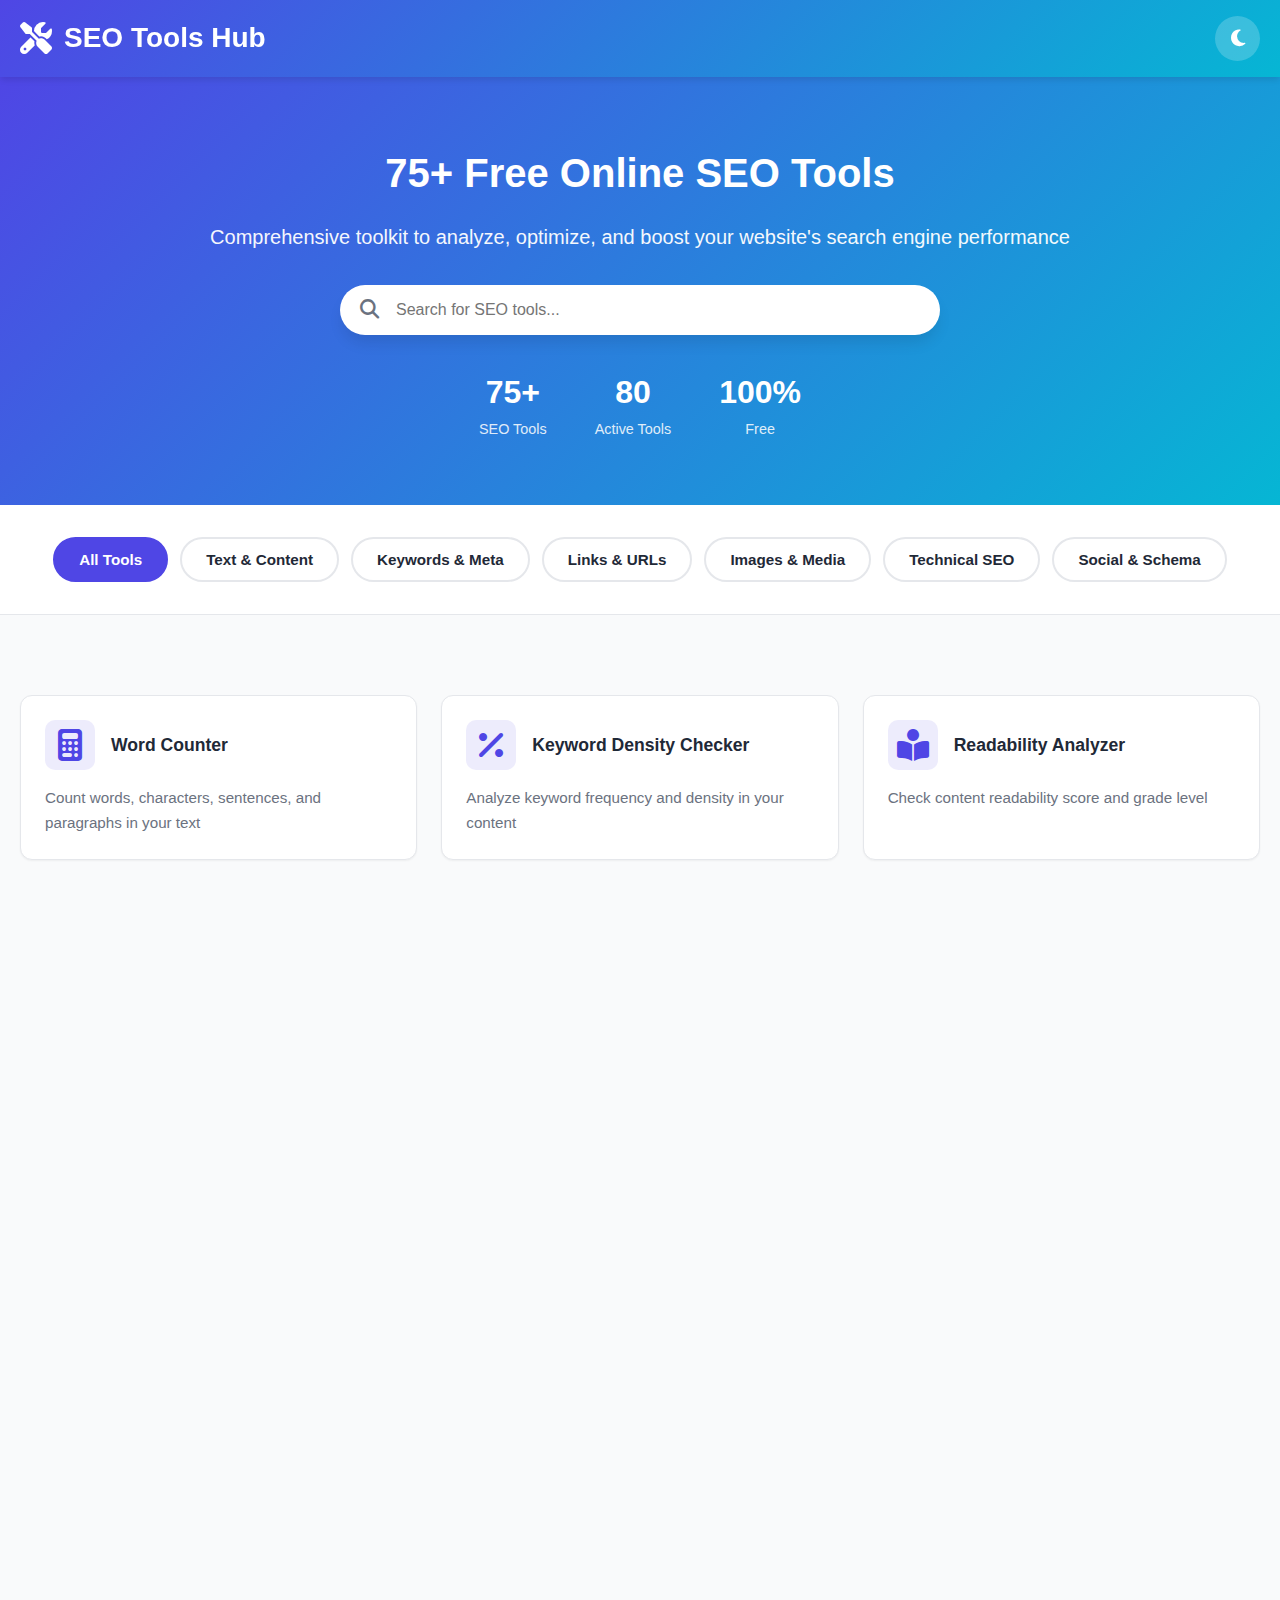
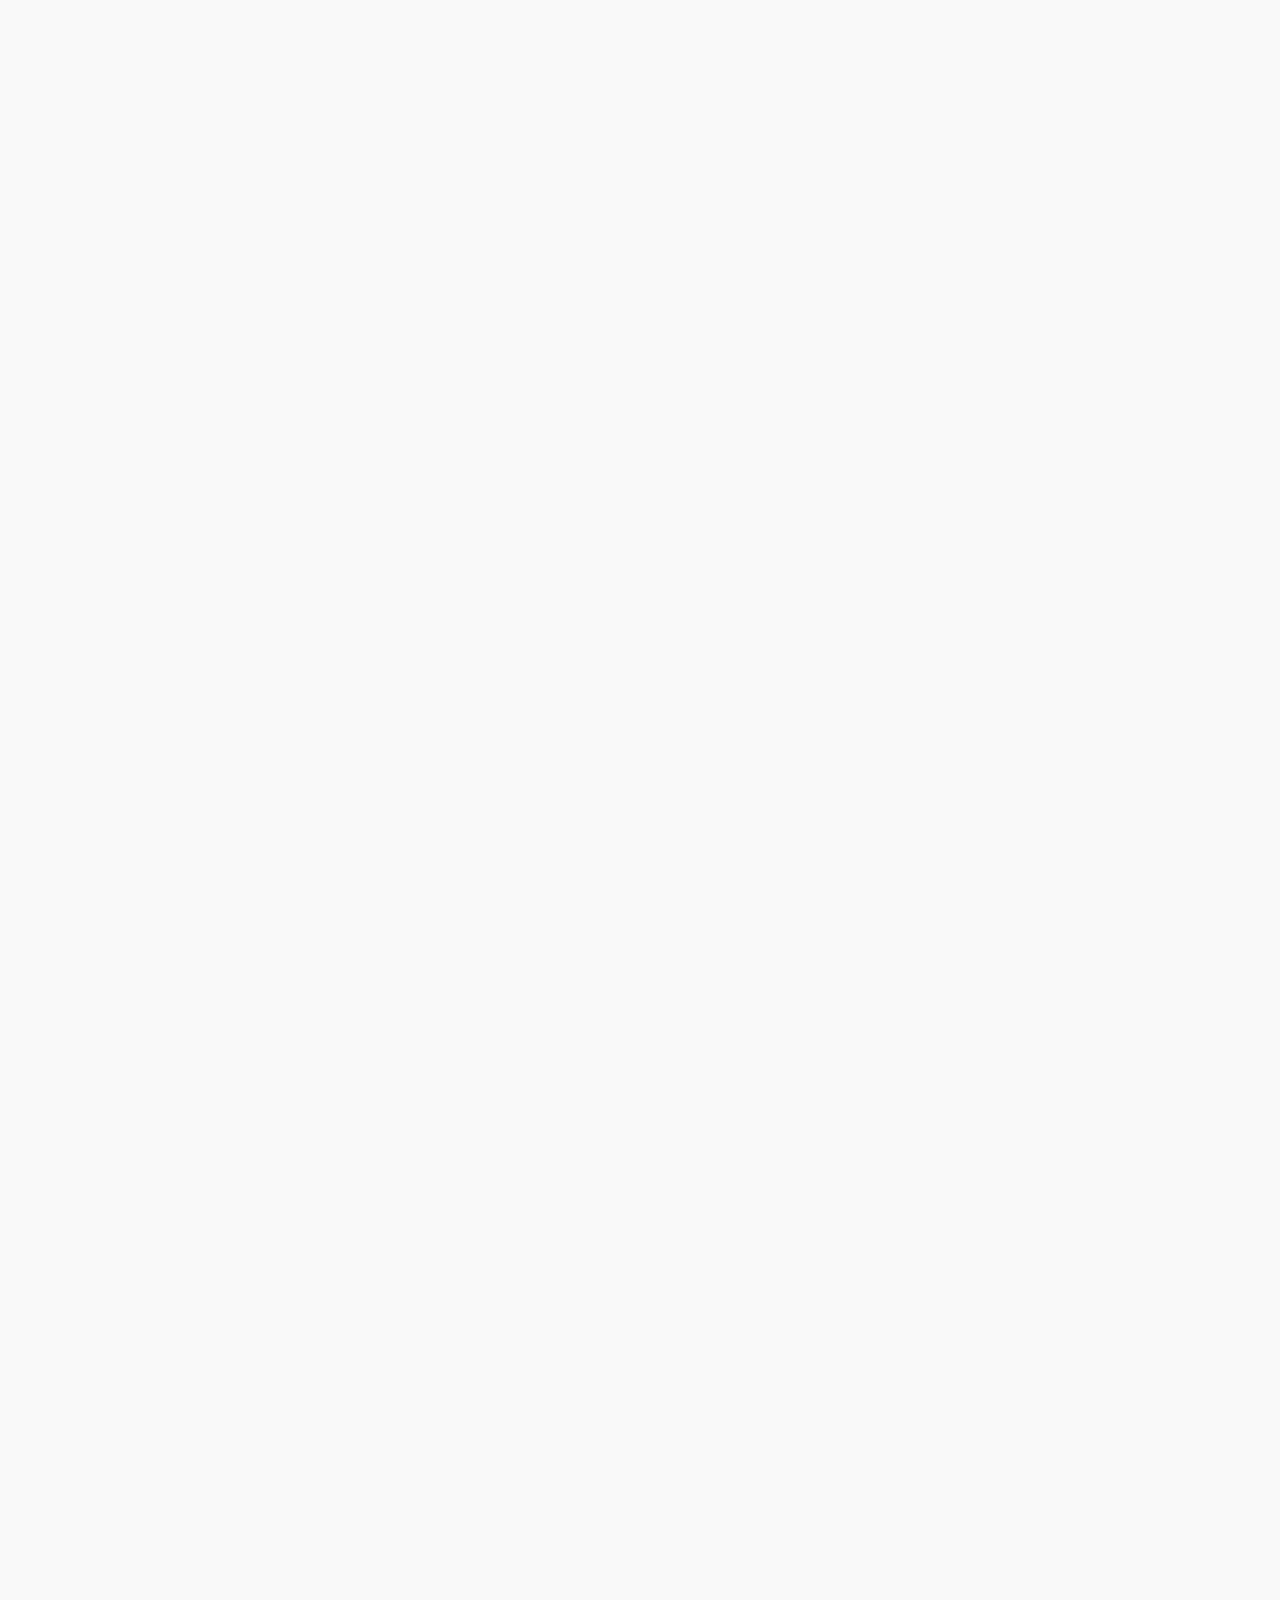
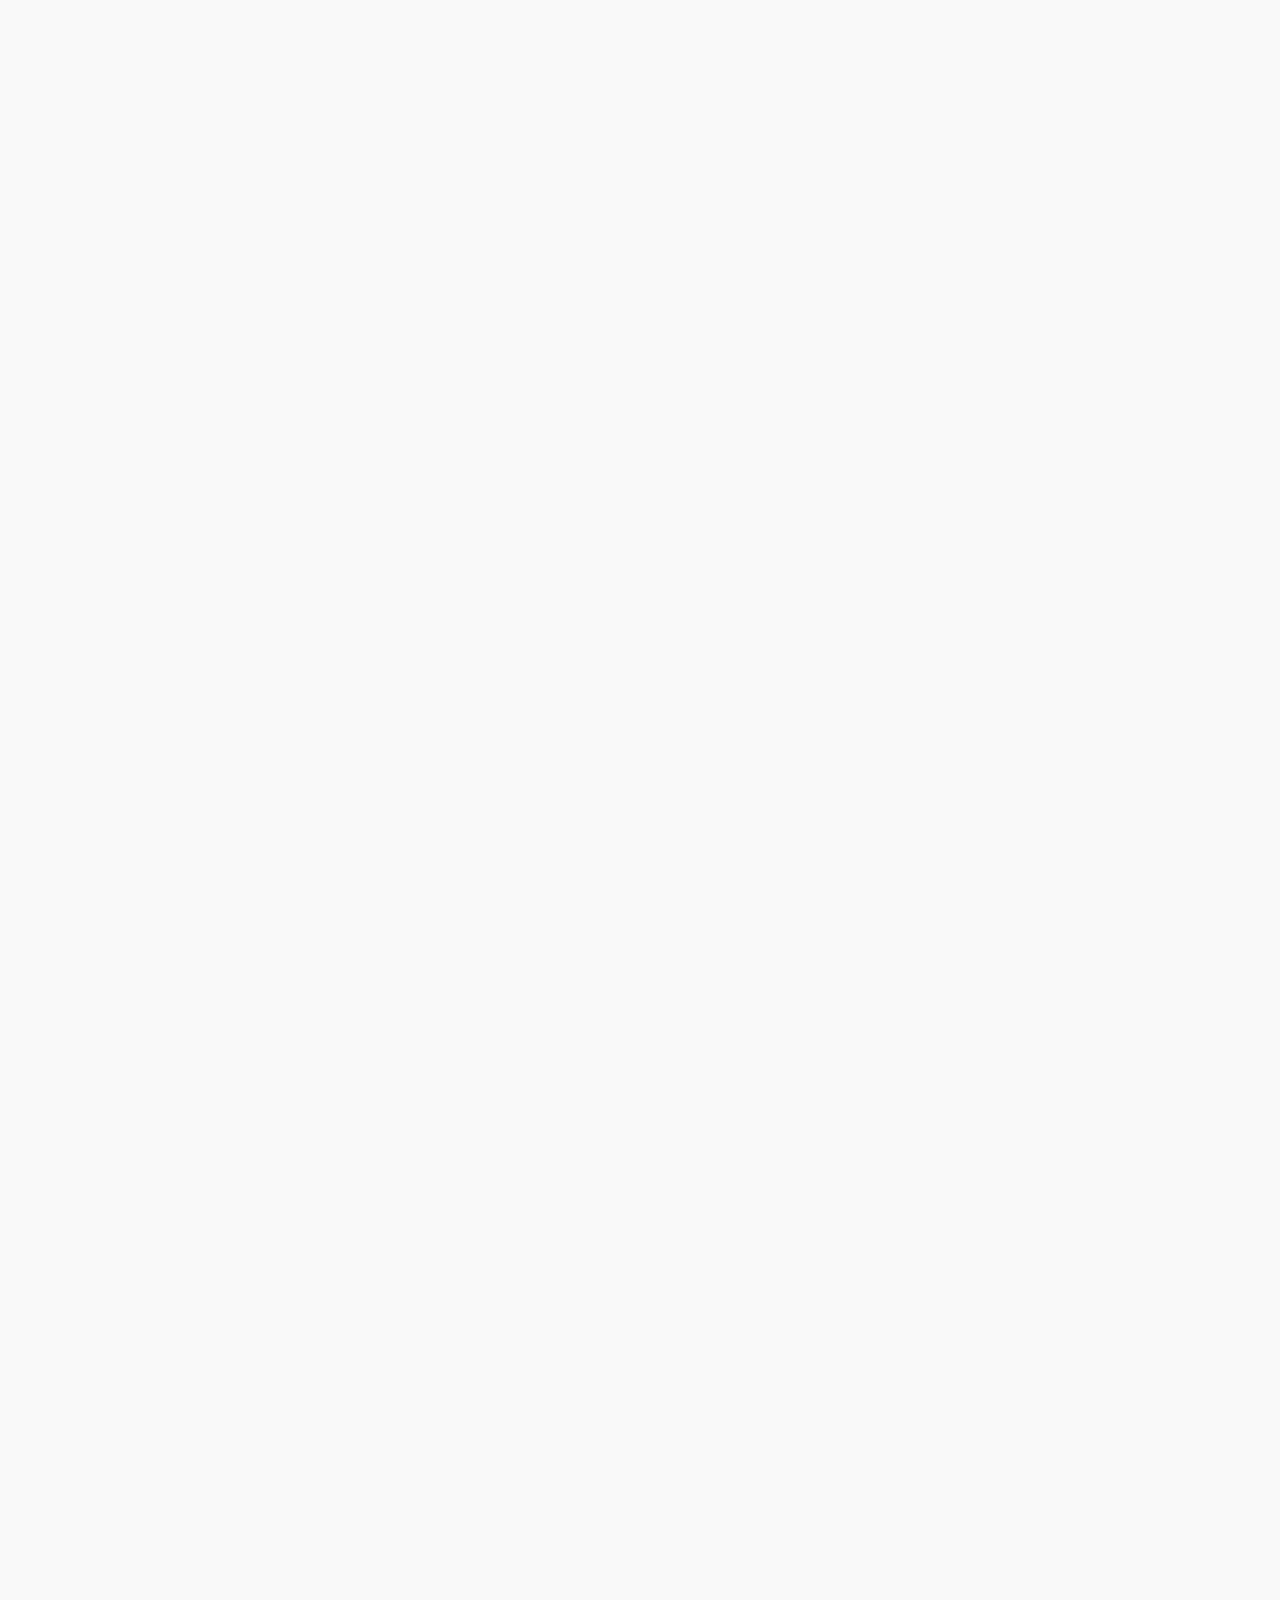
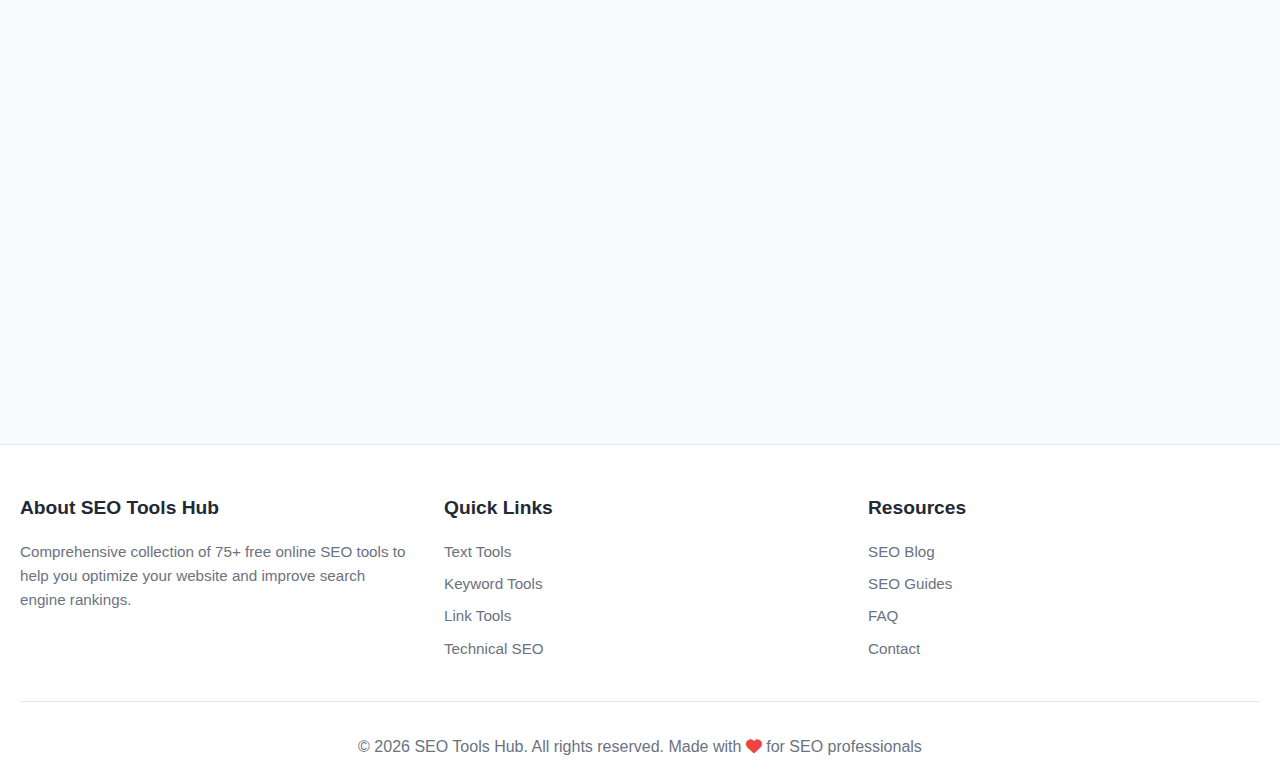
<file: index.html>
<!DOCTYPE html>
<html lang="en">
<head>
    <meta charset="UTF-8">
    <meta name="viewport" content="width=device-width, initial-scale=1.0">
    <meta name="description" content="75+ free online SEO tools for content optimization, keyword research, link analysis, schema markup generation, technical SEO audits, and more. Boost your website's search engine rankings with our comprehensive toolkit.">
    <meta name="keywords" content="SEO tools, free SEO tools, keyword research tool, meta tag generator, backlink checker, SEO analyzer, schema markup generator, XML sitemap generator, robots.txt generator, keyword density checker, readability analyzer, page speed analyzer, SSL checker, DNS lookup, UTM builder, FAQ schema generator">
    <meta name="author" content="SEO Tools Hub">
    <meta name="robots" content="index, follow">
    <link rel="canonical" href="https://seotools-hub.com/">
    <meta property="og:title" content="75+ Free Online SEO Tools - Complete SEO Toolkit | SEO Tools Hub">
    <meta property="og:description" content="Comprehensive collection of 75+ free SEO tools to optimize your website, improve search rankings, and boost organic traffic. No signup required.">
    <meta property="og:type" content="website">
    <meta property="og:url" content="https://seotools-hub.com/">
    <meta property="og:site_name" content="SEO Tools Hub">
    <meta name="twitter:card" content="summary_large_image">
    <meta name="twitter:title" content="75+ Free Online SEO Tools - Complete SEO Toolkit">
    <meta name="twitter:description" content="Free SEO tools for content optimization, keyword research, link analysis, and technical SEO. No signup required.">
    <meta name="theme-color" content="#4f46e5">
    <title>75+ Free Online SEO Tools - Complete SEO Toolkit | SEO Tools Hub</title>
    <script type="application/ld+json">
    {
        "@context": "https://schema.org",
        "@type": "WebApplication",
        "name": "SEO Tools Hub",
        "description": "Comprehensive collection of 75+ free online SEO tools for content optimization, keyword research, link analysis, schema markup, and technical SEO.",
        "url": "https://seotools-hub.com/",
        "applicationCategory": "SEO Tool",
        "operatingSystem": "All",
        "offers": {
            "@type": "Offer",
            "price": "0",
            "priceCurrency": "USD"
        },
        "featureList": "Word Counter, Keyword Density Checker, Meta Tags Generator, Schema Markup Generator, XML Sitemap Generator, Robots.txt Generator, SEO Audit Checklist, UTM Builder, FAQ Schema Generator"
    }
    </script>
    <link rel="stylesheet" href="styles.css">
    <link rel="stylesheet" href="https://cdnjs.cloudflare.com/ajax/libs/font-awesome/6.4.0/css/all.min.css">
</head>
<body>
    <!-- Header -->
    <header class="header">
        <nav class="navbar">
            <div class="container">
                <div class="nav-brand">
                    <i class="fas fa-tools"></i>
                    <h1>SEO Tools Hub</h1>
                </div>
                <div class="nav-controls">
                    <button id="darkModeToggle" class="theme-toggle" aria-label="Toggle dark mode">
                        <i class="fas fa-moon"></i>
                    </button>
                </div>
            </div>
        </nav>
    </header>

    <!-- Hero Section -->
    <section class="hero">
        <div class="container">
            <h2>75+ Free Online SEO Tools</h2>
            <p>Comprehensive toolkit to analyze, optimize, and boost your website's search engine performance</p>
            <div class="search-box">
                <i class="fas fa-search"></i>
                <input type="text" id="toolSearch" placeholder="Search for SEO tools..." aria-label="Search tools">
            </div>
            <div class="hero-stats">
                <div class="hero-stat">
                    <span class="hero-stat-value">75+</span>
                    <span class="hero-stat-label">SEO Tools</span>
                </div>
                <div class="hero-stat">
                    <span class="hero-stat-value" id="activeToolCount">27</span>
                    <span class="hero-stat-label">Active Tools</span>
                </div>
                <div class="hero-stat">
                    <span class="hero-stat-value">100%</span>
                    <span class="hero-stat-label">Free</span>
                </div>
            </div>
        </div>
    </section>

    <!-- Tools Filter -->
    <section class="filter-section">
        <div class="container">
            <div class="filter-buttons">
                <button class="filter-btn active" data-category="all">All Tools</button>
                <button class="filter-btn" data-category="text">Text & Content</button>
                <button class="filter-btn" data-category="keyword">Keywords & Meta</button>
                <button class="filter-btn" data-category="link">Links & URLs</button>
                <button class="filter-btn" data-category="image">Images & Media</button>
                <button class="filter-btn" data-category="technical">Technical SEO</button>
                <button class="filter-btn" data-category="social">Social & Schema</button>
            </div>
        </div>
    </section>

    <!-- Tools Grid -->
    <main class="tools-section">
        <div class="container">
            <div class="tools-grid" id="toolsGrid">
                <!-- Text & Content Analysis Tools (10 tools) -->
                <div class="tool-card" data-category="text" data-tool="word-counter">
                    <div class="tool-header">
                        <i class="fas fa-calculator"></i>
                        <h3>Word Counter</h3>
                    </div>
                    <p>Count words, characters, sentences, and paragraphs in your text</p>
                </div>

                <div class="tool-card" data-category="text" data-tool="keyword-density">
                    <div class="tool-header">
                        <i class="fas fa-percent"></i>
                        <h3>Keyword Density Checker</h3>
                    </div>
                    <p>Analyze keyword frequency and density in your content</p>
                </div>

                <div class="tool-card" data-category="text" data-tool="readability">
                    <div class="tool-header">
                        <i class="fas fa-book-reader"></i>
                        <h3>Readability Analyzer</h3>
                    </div>
                    <p>Check content readability score and grade level</p>
                </div>

                <div class="tool-card" data-category="text" data-tool="plagiarism">
                    <div class="tool-header">
                        <i class="fas fa-copy"></i>
                        <h3>Plagiarism Checker</h3>
                    </div>
                    <p>Detect duplicate content and ensure originality</p>
                </div>

                <div class="tool-card" data-category="text" data-tool="grammar">
                    <div class="tool-header">
                        <i class="fas fa-spell-check"></i>
                        <h3>Grammar Checker</h3>
                    </div>
                    <p>Check for grammar and spelling errors</p>
                </div>

                <div class="tool-card" data-category="text" data-tool="article-rewriter">
                    <div class="tool-header">
                        <i class="fas fa-sync-alt"></i>
                        <h3>Article Rewriter</h3>
                    </div>
                    <p>Rewrite content while maintaining meaning</p>
                </div>

                <div class="tool-card" data-category="text" data-tool="title-generator">
                    <div class="tool-header">
                        <i class="fas fa-heading"></i>
                        <h3>SEO Title Generator</h3>
                    </div>
                    <p>Generate optimized titles for your content</p>
                </div>

                <div class="tool-card" data-category="text" data-tool="meta-description">
                    <div class="tool-header">
                        <i class="fas fa-align-left"></i>
                        <h3>Meta Description Generator</h3>
                    </div>
                    <p>Create compelling meta descriptions for pages</p>
                </div>

                <div class="tool-card" data-category="text" data-tool="text-case">
                    <div class="tool-header">
                        <i class="fas fa-text-height"></i>
                        <h3>Text Case Converter</h3>
                    </div>
                    <p>Convert text between different case formats</p>
                </div>

                <div class="tool-card" data-category="text" data-tool="lorem-ipsum">
                    <div class="tool-header">
                        <i class="fas fa-paragraph"></i>
                        <h3>Lorem Ipsum Generator</h3>
                    </div>
                    <p>Generate placeholder text for your designs</p>
                </div>

                <!-- Keywords & Meta Tools (10 tools) -->
                <div class="tool-card" data-category="keyword" data-tool="keyword-research">
                    <div class="tool-header">
                        <i class="fas fa-search"></i>
                        <h3>Keyword Research Tool</h3>
                    </div>
                    <p>Find relevant keywords for your niche</p>
                </div>

                <div class="tool-card" data-category="keyword" data-tool="keyword-position">
                    <div class="tool-header">
                        <i class="fas fa-chart-line"></i>
                        <h3>Keyword Position Checker</h3>
                    </div>
                    <p>Track your keyword rankings in search results</p>
                </div>

                <div class="tool-card" data-category="keyword" data-tool="keyword-difficulty">
                    <div class="tool-header">
                        <i class="fas fa-chart-bar"></i>
                        <h3>Keyword Difficulty Checker</h3>
                    </div>
                    <p>Analyze keyword competition level</p>
                </div>

                <div class="tool-card" data-category="keyword" data-tool="long-tail">
                    <div class="tool-header">
                        <i class="fas fa-list-ul"></i>
                        <h3>Long Tail Keyword Finder</h3>
                    </div>
                    <p>Discover long-tail keyword opportunities</p>
                </div>

                <div class="tool-card" data-category="keyword" data-tool="meta-tags">
                    <div class="tool-header">
                        <i class="fas fa-tags"></i>
                        <h3>Meta Tags Generator</h3>
                    </div>
                    <p>Create complete meta tags for your pages</p>
                </div>

                <div class="tool-card" data-category="keyword" data-tool="robots-txt">
                    <div class="tool-header">
                        <i class="fas fa-robot"></i>
                        <h3>Robots.txt Generator</h3>
                    </div>
                    <p>Generate robots.txt file for your website</p>
                </div>

                <div class="tool-card" data-category="keyword" data-tool="sitemap">
                    <div class="tool-header">
                        <i class="fas fa-sitemap"></i>
                        <h3>XML Sitemap Generator</h3>
                    </div>
                    <p>Create XML sitemap for search engines</p>
                </div>

                <div class="tool-card" data-category="keyword" data-tool="htaccess">
                    <div class="tool-header">
                        <i class="fas fa-file-code"></i>
                        <h3>.htaccess Generator</h3>
                    </div>
                    <p>Generate .htaccess redirects and rules</p>
                </div>

                <div class="tool-card" data-category="keyword" data-tool="canonical">
                    <div class="tool-header">
                        <i class="fas fa-link"></i>
                        <h3>Canonical Tag Generator</h3>
                    </div>
                    <p>Create canonical tags to avoid duplicate content</p>
                </div>

                <div class="tool-card" data-category="keyword" data-tool="hreflang">
                    <div class="tool-header">
                        <i class="fas fa-globe"></i>
                        <h3>Hreflang Tag Generator</h3>
                    </div>
                    <p>Generate hreflang tags for multilingual sites</p>
                </div>

                <!-- Links & URL Tools (10 tools) -->
                <div class="tool-card" data-category="link" data-tool="backlink-checker">
                    <div class="tool-header">
                        <i class="fas fa-link"></i>
                        <h3>Backlink Checker</h3>
                    </div>
                    <p>Analyze backlinks pointing to your website</p>
                </div>

                <div class="tool-card" data-category="link" data-tool="broken-link">
                    <div class="tool-header">
                        <i class="fas fa-unlink"></i>
                        <h3>Broken Link Checker</h3>
                    </div>
                    <p>Find and fix broken links on your site</p>
                </div>

                <div class="tool-card" data-category="link" data-tool="url-rewriter">
                    <div class="tool-header">
                        <i class="fas fa-pen"></i>
                        <h3>URL Rewriter</h3>
                    </div>
                    <p>Create SEO-friendly URLs</p>
                </div>

                <div class="tool-card" data-category="link" data-tool="redirect-checker">
                    <div class="tool-header">
                        <i class="fas fa-directions"></i>
                        <h3>Redirect Checker</h3>
                    </div>
                    <p>Check HTTP redirects and redirect chains</p>
                </div>

                <div class="tool-card" data-category="link" data-tool="domain-authority">
                    <div class="tool-header">
                        <i class="fas fa-trophy"></i>
                        <h3>Domain Authority Checker</h3>
                    </div>
                    <p>Check domain authority and page authority</p>
                </div>

                <div class="tool-card" data-category="link" data-tool="url-encoder">
                    <div class="tool-header">
                        <i class="fas fa-code"></i>
                        <h3>URL Encoder/Decoder</h3>
                    </div>
                    <p>Encode or decode URLs for web use</p>
                </div>

                <div class="tool-card" data-category="link" data-tool="www-redirect">
                    <div class="tool-header">
                        <i class="fas fa-exchange-alt"></i>
                        <h3>WWW Redirect Checker</h3>
                    </div>
                    <p>Check www to non-www redirects</p>
                </div>

                <div class="tool-card" data-category="link" data-tool="link-analyzer">
                    <div class="tool-header">
                        <i class="fas fa-microscope"></i>
                        <h3>Link Analyzer</h3>
                    </div>
                    <p>Analyze internal and external links</p>
                </div>

                <div class="tool-card" data-category="link" data-tool="anchor-text">
                    <div class="tool-header">
                        <i class="fas fa-anchor"></i>
                        <h3>Anchor Text Analyzer</h3>
                    </div>
                    <p>Analyze anchor text distribution</p>
                </div>

                <div class="tool-card" data-category="link" data-tool="nofollow-checker">
                    <div class="tool-header">
                        <i class="fas fa-eye-slash"></i>
                        <h3>Nofollow Link Checker</h3>
                    </div>
                    <p>Identify nofollow and dofollow links</p>
                </div>

                <!-- Images & Media Tools (5 tools) -->
                <div class="tool-card" data-category="image" data-tool="image-alt">
                    <div class="tool-header">
                        <i class="fas fa-image"></i>
                        <h3>Image Alt Text Generator</h3>
                    </div>
                    <p>Generate SEO-friendly alt text for images</p>
                </div>

                <div class="tool-card" data-category="image" data-tool="image-optimizer">
                    <div class="tool-header">
                        <i class="fas fa-compress"></i>
                        <h3>Image Optimizer</h3>
                    </div>
                    <p>Compress images for faster loading</p>
                </div>

                <div class="tool-card" data-category="image" data-tool="favicon-generator">
                    <div class="tool-header">
                        <i class="fas fa-star"></i>
                        <h3>Favicon Generator</h3>
                    </div>
                    <p>Create favicon for your website</p>
                </div>

                <div class="tool-card" data-category="image" data-tool="og-image">
                    <div class="tool-header">
                        <i class="fas fa-share-alt"></i>
                        <h3>Open Graph Image Generator</h3>
                    </div>
                    <p>Create social sharing images</p>
                </div>

                <div class="tool-card" data-category="image" data-tool="lazy-load">
                    <div class="tool-header">
                        <i class="fas fa-hourglass-half"></i>
                        <h3>Lazy Load Generator</h3>
                    </div>
                    <p>Generate lazy loading code for images</p>
                </div>

                <!-- Performance & Technical SEO Tools (10 tools) -->
                <div class="tool-card" data-category="technical" data-tool="page-speed">
                    <div class="tool-header">
                        <i class="fas fa-tachometer-alt"></i>
                        <h3>Page Speed Analyzer</h3>
                    </div>
                    <p>Test website loading speed and performance</p>
                </div>

                <div class="tool-card" data-category="technical" data-tool="mobile-friendly">
                    <div class="tool-header">
                        <i class="fas fa-mobile-alt"></i>
                        <h3>Mobile-Friendly Test</h3>
                    </div>
                    <p>Check if your site is mobile-optimized</p>
                </div>

                <div class="tool-card" data-category="technical" data-tool="ssl-checker">
                    <div class="tool-header">
                        <i class="fas fa-lock"></i>
                        <h3>SSL Certificate Checker</h3>
                    </div>
                    <p>Verify SSL certificate and HTTPS setup</p>
                </div>

                <div class="tool-card" data-category="technical" data-tool="structured-data">
                    <div class="tool-header">
                        <i class="fas fa-database"></i>
                        <h3>Structured Data Validator</h3>
                    </div>
                    <p>Validate schema markup and structured data</p>
                </div>

                <div class="tool-card" data-category="technical" data-tool="server-status">
                    <div class="tool-header">
                        <i class="fas fa-server"></i>
                        <h3>Server Status Checker</h3>
                    </div>
                    <p>Check website uptime and server status</p>
                </div>

                <div class="tool-card" data-category="technical" data-tool="dns-lookup">
                    <div class="tool-header">
                        <i class="fas fa-network-wired"></i>
                        <h3>DNS Lookup Tool</h3>
                    </div>
                    <p>Lookup DNS records for any domain</p>
                </div>

                <div class="tool-card" data-category="technical" data-tool="whois">
                    <div class="tool-header">
                        <i class="fas fa-info-circle"></i>
                        <h3>WHOIS Lookup</h3>
                    </div>
                    <p>Get domain registration information</p>
                </div>

                <div class="tool-card" data-category="technical" data-tool="ip-location">
                    <div class="tool-header">
                        <i class="fas fa-map-marker-alt"></i>
                        <h3>IP Location Finder</h3>
                    </div>
                    <p>Find geographic location of IP address</p>
                </div>

                <div class="tool-card" data-category="technical" data-tool="minify-css">
                    <div class="tool-header">
                        <i class="fas fa-file-code"></i>
                        <h3>CSS Minifier</h3>
                    </div>
                    <p>Minify CSS code for better performance</p>
                </div>

                <div class="tool-card" data-category="technical" data-tool="minify-js">
                    <div class="tool-header">
                        <i class="fas fa-code"></i>
                        <h3>JavaScript Minifier</h3>
                    </div>
                    <p>Minify JavaScript code for faster loading</p>
                </div>

                <!-- Social & Schema Tools (5 tools) -->
                <div class="tool-card" data-category="social" data-tool="twitter-card">
                    <div class="tool-header">
                        <i class="fab fa-twitter"></i>
                        <h3>Twitter Card Generator</h3>
                    </div>
                    <p>Create Twitter card meta tags</p>
                </div>

                <div class="tool-card" data-category="social" data-tool="facebook-og">
                    <div class="tool-header">
                        <i class="fab fa-facebook"></i>
                        <h3>Facebook Open Graph Generator</h3>
                    </div>
                    <p>Generate Facebook Open Graph tags</p>
                </div>

                <div class="tool-card" data-category="social" data-tool="schema-markup">
                    <div class="tool-header">
                        <i class="fas fa-code"></i>
                        <h3>Schema Markup Generator</h3>
                    </div>
                    <p>Create JSON-LD schema markup</p>
                </div>

                <div class="tool-card" data-category="social" data-tool="rich-snippets">
                    <div class="tool-header">
                        <i class="fas fa-star"></i>
                        <h3>Rich Snippets Tester</h3>
                    </div>
                    <p>Test and preview rich snippets</p>
                </div>

                <div class="tool-card" data-category="social" data-tool="breadcrumb">
                    <div class="tool-header">
                        <i class="fas fa-chevron-right"></i>
                        <h3>Breadcrumb Schema Generator</h3>
                    </div>
                    <p>Generate breadcrumb schema markup</p>
                </div>

                <!-- Additional 5 Essential Tools -->
                <div class="tool-card" data-category="technical" data-tool="headers-checker">
                    <div class="tool-header">
                        <i class="fas fa-file-alt"></i>
                        <h3>HTTP Headers Checker</h3>
                    </div>
                    <p>Analyze HTTP response headers</p>
                </div>

                <div class="tool-card" data-category="text" data-tool="html-encoder">
                    <div class="tool-header">
                        <i class="fas fa-code"></i>
                        <h3>HTML Encoder/Decoder</h3>
                    </div>
                    <p>Encode or decode HTML entities</p>
                </div>

                <div class="tool-card" data-category="link" data-tool="qr-generator">
                    <div class="tool-header">
                        <i class="fas fa-qrcode"></i>
                        <h3>QR Code Generator</h3>
                    </div>
                    <p>Generate QR codes for URLs</p>
                </div>

                <div class="tool-card" data-category="technical" data-tool="json-formatter">
                    <div class="tool-header">
                        <i class="fas fa-brackets-curly"></i>
                        <h3>JSON Formatter</h3>
                    </div>
                    <p>Format and validate JSON data</p>
                </div>

                <div class="tool-card" data-category="technical" data-tool="base64">
                    <div class="tool-header">
                        <i class="fas fa-file-export"></i>
                        <h3>Base64 Encoder/Decoder</h3>
                    </div>
                    <p>Encode or decode Base64 strings</p>
                </div>
                <div class="tool-card" data-category="link" data-tool="slug-generator">
                    <div class="tool-header">
                        <i class="fas fa-link"></i>
                        <h3>URL Slug Generator</h3>
                    </div>
                    <p>Convert text to SEO-friendly URL slugs</p>
                </div>
                <div class="tool-card" data-category="text" data-tool="word-frequency">
                    <div class="tool-header">
                        <i class="fas fa-sort-amount-down"></i>
                        <h3>Word Frequency Counter</h3>
                    </div>
                    <p>Count word frequency and find most used words</p>
                </div>
                <div class="tool-card" data-category="text" data-tool="text-diff">
                    <div class="tool-header">
                        <i class="fas fa-columns"></i>
                        <h3>Text Comparison Tool</h3>
                    </div>
                    <p>Compare two texts and highlight differences</p>
                </div>
                <div class="tool-card" data-category="text" data-tool="markdown-html">
                    <div class="tool-header">
                        <i class="fas fa-file-alt"></i>
                        <h3>Markdown to HTML Converter</h3>
                    </div>
                    <p>Convert Markdown text to HTML code</p>
                </div>
                <div class="tool-card" data-category="technical" data-tool="html-minifier">
                    <div class="tool-header">
                        <i class="fas fa-compress-alt"></i>
                        <h3>HTML Minifier</h3>
                    </div>
                    <p>Minify HTML code to reduce file size</p>
                </div>
                <div class="tool-card" data-category="link" data-tool="utm-builder">
                    <div class="tool-header">
                        <i class="fas fa-bullseye"></i>
                        <h3>UTM Link Builder</h3>
                    </div>
                    <p>Build UTM tracking parameters for campaign URLs</p>
                </div>
                <div class="tool-card" data-category="text" data-tool="email-extractor">
                    <div class="tool-header">
                        <i class="fas fa-envelope"></i>
                        <h3>Email Extractor</h3>
                    </div>
                    <p>Extract email addresses from text content</p>
                </div>
                <div class="tool-card" data-category="text" data-tool="duplicate-remover">
                    <div class="tool-header">
                        <i class="fas fa-eraser"></i>
                        <h3>Duplicate Line Remover</h3>
                    </div>
                    <p>Remove duplicate lines from your text</p>
                </div>
                <div class="tool-card" data-category="text" data-tool="privacy-policy">
                    <div class="tool-header">
                        <i class="fas fa-shield-alt"></i>
                        <h3>Privacy Policy Generator</h3>
                    </div>
                    <p>Generate a privacy policy for your website</p>
                </div>
                <div class="tool-card" data-category="text" data-tool="terms-generator">
                    <div class="tool-header">
                        <i class="fas fa-file-contract"></i>
                        <h3>Terms of Service Generator</h3>
                    </div>
                    <p>Create terms of service for your website</p>
                </div>
                <div class="tool-card" data-category="text" data-tool="disclaimer-generator">
                    <div class="tool-header">
                        <i class="fas fa-exclamation-triangle"></i>
                        <h3>Disclaimer Generator</h3>
                    </div>
                    <p>Generate a disclaimer page for your website</p>
                </div>
                <div class="tool-card" data-category="social" data-tool="faq-schema">
                    <div class="tool-header">
                        <i class="fas fa-question-circle"></i>
                        <h3>FAQ Schema Generator</h3>
                    </div>
                    <p>Create FAQ structured data for rich results</p>
                </div>
                <div class="tool-card" data-category="social" data-tool="event-schema">
                    <div class="tool-header">
                        <i class="fas fa-calendar-alt"></i>
                        <h3>Event Schema Generator</h3>
                    </div>
                    <p>Generate event structured data markup</p>
                </div>
                <div class="tool-card" data-category="social" data-tool="review-schema">
                    <div class="tool-header">
                        <i class="fas fa-star-half-alt"></i>
                        <h3>Review Schema Generator</h3>
                    </div>
                    <p>Create review schema markup for star ratings</p>
                </div>
                <div class="tool-card" data-category="social" data-tool="video-schema">
                    <div class="tool-header">
                        <i class="fas fa-video"></i>
                        <h3>Video Schema Generator</h3>
                    </div>
                    <p>Generate video structured data markup</p>
                </div>
                <div class="tool-card" data-category="technical" data-tool="seo-audit">
                    <div class="tool-header">
                        <i class="fas fa-clipboard-check"></i>
                        <h3>SEO Audit Checklist</h3>
                    </div>
                    <p>Generate a comprehensive SEO audit checklist</p>
                </div>
                <div class="tool-card" data-category="technical" data-tool="heading-checker">
                    <div class="tool-header">
                        <i class="fas fa-heading"></i>
                        <h3>Heading Structure Checker</h3>
                    </div>
                    <p>Analyze HTML heading hierarchy and structure</p>
                </div>
                <div class="tool-card" data-category="social" data-tool="youtube-tag">
                    <div class="tool-header">
                        <i class="fab fa-youtube"></i>
                        <h3>YouTube Tag Generator</h3>
                    </div>
                    <p>Generate optimized tags for YouTube videos</p>
                </div>
                <div class="tool-card" data-category="social" data-tool="social-share">
                    <div class="tool-header">
                        <i class="fas fa-share-nodes"></i>
                        <h3>Social Share Link Generator</h3>
                    </div>
                    <p>Create direct share links for social platforms</p>
                </div>
                <div class="tool-card" data-category="technical" data-tool="responsive-test">
                    <div class="tool-header">
                        <i class="fas fa-desktop"></i>
                        <h3>Responsive Preview Tool</h3>
                    </div>
                    <p>Preview your website at different screen sizes</p>
                </div>
                <div class="tool-card" data-category="technical" data-tool="css-gradient">
                    <div class="tool-header">
                        <i class="fas fa-palette"></i>
                        <h3>CSS Gradient Generator</h3>
                    </div>
                    <p>Create beautiful CSS gradient backgrounds</p>
                </div>
                <div class="tool-card" data-category="technical" data-tool="box-shadow">
                    <div class="tool-header">
                        <i class="fas fa-square"></i>
                        <h3>CSS Box Shadow Generator</h3>
                    </div>
                    <p>Generate CSS box shadow effects visually</p>
                </div>
                <div class="tool-card" data-category="text" data-tool="text-to-html">
                    <div class="tool-header">
                        <i class="fas fa-file-code"></i>
                        <h3>Plain Text to HTML</h3>
                    </div>
                    <p>Convert plain text to formatted HTML</p>
                </div>
                <div class="tool-card" data-category="technical" data-tool="csv-json">
                    <div class="tool-header">
                        <i class="fas fa-table"></i>
                        <h3>CSV to JSON Converter</h3>
                    </div>
                    <p>Convert CSV data to JSON format</p>
                </div>
                <div class="tool-card" data-category="technical" data-tool="regex-tester">
                    <div class="tool-header">
                        <i class="fas fa-asterisk"></i>
                        <h3>Regex Tester</h3>
                    </div>
                    <p>Test and validate regular expressions</p>
                </div>
            </div>
        </div>
    </main>

    <!-- Tool Modal -->
    <div id="toolModal" class="modal">
        <div class="modal-content">
            <div class="modal-header">
                <h2 id="modalTitle"></h2>
                <button class="close-btn" id="closeModal" aria-label="Close modal">
                    <i class="fas fa-times"></i>
                </button>
            </div>
            <div class="modal-body" id="modalBody">
                <!-- Tool content will be loaded here -->
            </div>
        </div>
    </div>

    <!-- Footer -->
    <footer class="footer">
        <div class="container">
            <div class="footer-content">
                <div class="footer-section">
                    <h3>About SEO Tools Hub</h3>
                    <p>Comprehensive collection of 75+ free online SEO tools to help you optimize your website and improve search engine rankings.</p>
                </div>
                <div class="footer-section">
                    <h3>Quick Links</h3>
                    <ul>
                        <li><a href="#text">Text Tools</a></li>
                        <li><a href="#keyword">Keyword Tools</a></li>
                        <li><a href="#link">Link Tools</a></li>
                        <li><a href="#technical">Technical SEO</a></li>
                    </ul>
                </div>
                <div class="footer-section">
                    <h3>Resources</h3>
                    <ul>
                        <li><a href="#blog">SEO Blog</a></li>
                        <li><a href="#guides">SEO Guides</a></li>
                        <li><a href="#faq">FAQ</a></li>
                        <li><a href="#contact">Contact</a></li>
                    </ul>
                </div>
            </div>
            <div class="footer-bottom">
                <p>&copy; 2026 SEO Tools Hub. All rights reserved. Made with <i class="fas fa-heart"></i> for SEO professionals</p>
            </div>
        </div>
    </footer>

    <!-- Back to Top Button -->
    <button id="backToTop" class="back-to-top" aria-label="Back to top">
        <i class="fas fa-arrow-up"></i>
    </button>

    <script src="script.js"></script>
</body>
</html>
</file>
<file: styles.css>
/* Global Styles */
:root {
    --primary-color: #4f46e5;
    --secondary-color: #06b6d4;
    --accent-color: #f59e0b;
    --success-color: #10b981;
    --danger-color: #ef4444;
    --text-primary: #1f2937;
    --text-secondary: #6b7280;
    --bg-primary: #ffffff;
    --bg-secondary: #f9fafb;
    --border-color: #e5e7eb;
    --shadow-sm: 0 1px 2px 0 rgba(0, 0, 0, 0.05);
    --shadow-md: 0 4px 6px -1px rgba(0, 0, 0, 0.1);
    --shadow-lg: 0 10px 15px -3px rgba(0, 0, 0, 0.1);
    --shadow-xl: 0 20px 25px -5px rgba(0, 0, 0, 0.1);
    --transition: all 0.3s ease;
}

[data-theme="dark"] {
    --text-primary: #f9fafb;
    --text-secondary: #d1d5db;
    --bg-primary: #1f2937;
    --bg-secondary: #111827;
    --border-color: #374151;
}

* {
    margin: 0;
    padding: 0;
    box-sizing: border-box;
}

body {
    font-family: -apple-system, BlinkMacSystemFont, 'Segoe UI', Roboto, 'Helvetica Neue', Arial, sans-serif;
    background-color: var(--bg-secondary);
    color: var(--text-primary);
    line-height: 1.6;
    transition: var(--transition);
}

.container {
    max-width: 1280px;
    margin: 0 auto;
    padding: 0 20px;
}

/* Header & Navigation */
.header {
    background: linear-gradient(135deg, var(--primary-color), var(--secondary-color));
    box-shadow: var(--shadow-md);
    position: sticky;
    top: 0;
    z-index: 1000;
}

.navbar {
    padding: 1rem 0;
}

.navbar .container {
    display: flex;
    justify-content: space-between;
    align-items: center;
}

.nav-brand {
    display: flex;
    align-items: center;
    gap: 12px;
    color: white;
}

.nav-brand i {
    font-size: 2rem;
}

.nav-brand h1 {
    font-size: 1.75rem;
    font-weight: 700;
}

.nav-controls {
    display: flex;
    gap: 1rem;
}

.theme-toggle {
    background: rgba(255, 255, 255, 0.2);
    border: none;
    color: white;
    padding: 0.75rem;
    border-radius: 50%;
    cursor: pointer;
    font-size: 1.2rem;
    transition: var(--transition);
    width: 45px;
    height: 45px;
    display: flex;
    align-items: center;
    justify-content: center;
}

.theme-toggle:hover {
    background: rgba(255, 255, 255, 0.3);
    transform: scale(1.1);
}

/* Hero Section */
.hero {
    background: linear-gradient(135deg, var(--primary-color), var(--secondary-color));
    color: white;
    padding: 4rem 0;
    text-align: center;
}

.hero h2 {
    font-size: 2.5rem;
    font-weight: 800;
    margin-bottom: 1rem;
}

.hero p {
    font-size: 1.25rem;
    margin-bottom: 2rem;
    opacity: 0.95;
}

.search-box {
    max-width: 600px;
    margin: 0 auto;
    position: relative;
}

.search-box i {
    position: absolute;
    left: 20px;
    top: 50%;
    transform: translateY(-50%);
    color: var(--text-secondary);
    font-size: 1.2rem;
}

.search-box input {
    width: 100%;
    padding: 1rem 1rem 1rem 3.5rem;
    font-size: 1rem;
    border: none;
    border-radius: 50px;
    outline: none;
    box-shadow: var(--shadow-lg);
    background: white;
    color: var(--text-primary);
}

/* Filter Section */
.filter-section {
    background: var(--bg-primary);
    padding: 2rem 0;
    border-bottom: 1px solid var(--border-color);
    position: sticky;
    top: 73px;
    z-index: 999;
}

.filter-buttons {
    display: flex;
    gap: 0.75rem;
    flex-wrap: wrap;
    justify-content: center;
}

.filter-btn {
    padding: 0.75rem 1.5rem;
    border: 2px solid var(--border-color);
    background: var(--bg-primary);
    color: var(--text-primary);
    border-radius: 50px;
    cursor: pointer;
    font-size: 0.95rem;
    font-weight: 600;
    transition: var(--transition);
    white-space: nowrap;
}

.filter-btn:hover {
    border-color: var(--primary-color);
    color: var(--primary-color);
    transform: translateY(-2px);
}

.filter-btn.active {
    background: var(--primary-color);
    color: white;
    border-color: var(--primary-color);
}

/* Tools Section */
.tools-section {
    padding: 3rem 0;
}

.tools-grid {
    display: grid;
    grid-template-columns: repeat(auto-fill, minmax(300px, 1fr));
    gap: 1.5rem;
    margin-top: 2rem;
}

.tool-card {
    background: var(--bg-primary);
    border: 1px solid var(--border-color);
    border-radius: 12px;
    padding: 1.5rem;
    cursor: pointer;
    transition: var(--transition);
    box-shadow: var(--shadow-sm);
}

.tool-card:hover {
    transform: translateY(-5px);
    box-shadow: var(--shadow-xl);
    border-color: var(--primary-color);
}

.tool-header {
    display: flex;
    align-items: center;
    gap: 1rem;
    margin-bottom: 1rem;
}

.tool-header i {
    font-size: 2rem;
    color: var(--primary-color);
    width: 50px;
    height: 50px;
    background: rgba(79, 70, 229, 0.1);
    border-radius: 10px;
    display: flex;
    align-items: center;
    justify-content: center;
}

.tool-header h3 {
    font-size: 1.1rem;
    font-weight: 700;
    color: var(--text-primary);
}

.tool-card p {
    color: var(--text-secondary);
    font-size: 0.95rem;
}

.tool-card.hidden {
    display: none;
}

/* Modal */
.modal {
    display: none;
    position: fixed;
    z-index: 2000;
    left: 0;
    top: 0;
    width: 100%;
    height: 100%;
    background-color: rgba(0, 0, 0, 0.7);
    backdrop-filter: blur(5px);
}

.modal.active {
    display: flex;
    align-items: center;
    justify-content: center;
}

.modal-content {
    background-color: var(--bg-primary);
    margin: auto;
    border-radius: 16px;
    width: 90%;
    max-width: 800px;
    max-height: 90vh;
    overflow-y: auto;
    box-shadow: var(--shadow-xl);
    animation: modalSlideIn 0.3s ease;
}

@keyframes modalSlideIn {
    from {
        opacity: 0;
        transform: translateY(-50px);
    }
    to {
        opacity: 1;
        transform: translateY(0);
    }
}

.modal-header {
    display: flex;
    justify-content: space-between;
    align-items: center;
    padding: 1.5rem;
    border-bottom: 1px solid var(--border-color);
}

.modal-header h2 {
    font-size: 1.5rem;
    color: var(--text-primary);
}

.close-btn {
    background: none;
    border: none;
    font-size: 1.5rem;
    cursor: pointer;
    color: var(--text-secondary);
    width: 40px;
    height: 40px;
    border-radius: 50%;
    display: flex;
    align-items: center;
    justify-content: center;
    transition: var(--transition);
}

.close-btn:hover {
    background: var(--bg-secondary);
    color: var(--text-primary);
}

.modal-body {
    padding: 2rem;
}

/* Tool Interface Styles */
.tool-interface {
    display: flex;
    flex-direction: column;
    gap: 1.5rem;
}

.input-group {
    display: flex;
    flex-direction: column;
    gap: 0.5rem;
}

.input-group label {
    font-weight: 600;
    color: var(--text-primary);
}

.input-group input,
.input-group textarea,
.input-group select {
    padding: 0.75rem;
    border: 1px solid var(--border-color);
    border-radius: 8px;
    font-size: 1rem;
    background: var(--bg-secondary);
    color: var(--text-primary);
    transition: var(--transition);
}

.input-group input:focus,
.input-group textarea:focus,
.input-group select:focus {
    outline: none;
    border-color: var(--primary-color);
    box-shadow: 0 0 0 3px rgba(79, 70, 229, 0.1);
}

.input-group textarea {
    min-height: 150px;
    resize: vertical;
    font-family: inherit;
}

.btn-group {
    display: flex;
    gap: 1rem;
    flex-wrap: wrap;
}

.btn {
    padding: 0.75rem 1.5rem;
    border: none;
    border-radius: 8px;
    font-size: 1rem;
    font-weight: 600;
    cursor: pointer;
    transition: var(--transition);
    display: flex;
    align-items: center;
    gap: 0.5rem;
}

.btn-primary {
    background: var(--primary-color);
    color: white;
}

.btn-primary:hover {
    background: #4338ca;
    transform: translateY(-2px);
}

.btn-secondary {
    background: var(--bg-secondary);
    color: var(--text-primary);
    border: 1px solid var(--border-color);
}

.btn-secondary:hover {
    background: var(--bg-primary);
}

.btn-copy {
    background: var(--success-color);
    color: white;
}

.btn-copy:hover {
    background: #059669;
}

.result-box {
    background: var(--bg-secondary);
    border: 1px solid var(--border-color);
    border-radius: 8px;
    padding: 1.5rem;
    min-height: 100px;
}

.result-box pre {
    margin: 0;
    white-space: pre-wrap;
    word-wrap: break-word;
    font-family: 'Courier New', monospace;
    color: var(--text-primary);
}

.stats-grid {
    display: grid;
    grid-template-columns: repeat(auto-fit, minmax(150px, 1fr));
    gap: 1rem;
    margin-top: 1rem;
}

.stat-item {
    background: var(--bg-primary);
    border: 1px solid var(--border-color);
    border-radius: 8px;
    padding: 1rem;
    text-align: center;
}

.stat-value {
    font-size: 2rem;
    font-weight: 700;
    color: var(--primary-color);
}

.stat-label {
    font-size: 0.9rem;
    color: var(--text-secondary);
    margin-top: 0.25rem;
}

/* Footer */
.footer {
    background: var(--bg-primary);
    border-top: 1px solid var(--border-color);
    padding: 3rem 0 1rem;
    margin-top: 4rem;
}

.footer-content {
    display: grid;
    grid-template-columns: repeat(auto-fit, minmax(250px, 1fr));
    gap: 2rem;
    margin-bottom: 2rem;
}

.footer-section h3 {
    font-size: 1.2rem;
    margin-bottom: 1rem;
    color: var(--text-primary);
}

.footer-section p,
.footer-section ul {
    color: var(--text-secondary);
    font-size: 0.95rem;
}

.footer-section ul {
    list-style: none;
}

.footer-section ul li {
    margin-bottom: 0.5rem;
}

.footer-section ul li a {
    color: var(--text-secondary);
    text-decoration: none;
    transition: var(--transition);
}

.footer-section ul li a:hover {
    color: var(--primary-color);
}

.footer-bottom {
    text-align: center;
    padding-top: 2rem;
    border-top: 1px solid var(--border-color);
    color: var(--text-secondary);
}

.footer-bottom i {
    color: var(--danger-color);
}

/* Responsive Design */
@media (max-width: 768px) {
    .hero h2 {
        font-size: 2rem;
    }

    .hero p {
        font-size: 1rem;
    }

    .nav-brand h1 {
        font-size: 1.25rem;
    }

    .tools-grid {
        grid-template-columns: 1fr;
    }

    .filter-buttons {
        justify-content: flex-start;
        overflow-x: auto;
        padding-bottom: 0.5rem;
    }

    .modal-content {
        width: 95%;
    }

    .footer-content {
        grid-template-columns: 1fr;
    }
}

@media (max-width: 480px) {
    .navbar {
        padding: 0.75rem 0;
    }

    .nav-brand i {
        font-size: 1.5rem;
    }

    .hero {
        padding: 2rem 0;
    }

    .tools-section {
        padding: 2rem 0;
    }
}

/* Animations */
@keyframes fadeIn {
    from {
        opacity: 0;
    }
    to {
        opacity: 1;
    }
}

.tool-card {
    animation: fadeIn 0.5s ease;
}

/* Scrollbar Styling */
::-webkit-scrollbar {
    width: 10px;
}

::-webkit-scrollbar-track {
    background: var(--bg-secondary);
}

::-webkit-scrollbar-thumb {
    background: var(--border-color);
    border-radius: 5px;
}

::-webkit-scrollbar-thumb:hover {
    background: var(--text-secondary);
}

/* Accessibility */
.sr-only {
    position: absolute;
    width: 1px;
    height: 1px;
    padding: 0;
    margin: -1px;
    overflow: hidden;
    clip: rect(0, 0, 0, 0);
    white-space: nowrap;
    border-width: 0;
}

/* Loading State */
.loading {
    display: inline-block;
    width: 20px;
    height: 20px;
    border: 3px solid rgba(255, 255, 255, 0.3);
    border-radius: 50%;
    border-top-color: white;
    animation: spin 1s ease-in-out infinite;
}

@keyframes spin {
    to {
        transform: rotate(360deg);
    }
}

/* Success Message */
.success-message {
    background: var(--success-color);
    color: white;
    padding: 1rem;
    border-radius: 8px;
    margin-top: 1rem;
    display: flex;
    align-items: center;
    gap: 0.5rem;
}

.error-message {
    background: var(--danger-color);
    color: white;
    padding: 1rem;
    border-radius: 8px;
    margin-top: 1rem;
    display: flex;
    align-items: center;
    gap: 0.5rem;
}

/* Hero Stats */
.hero-stats {
    display: flex;
    justify-content: center;
    gap: 3rem;
    margin-top: 2rem;
}

.hero-stat {
    display: flex;
    flex-direction: column;
    align-items: center;
}

.hero-stat-value {
    font-size: 2rem;
    font-weight: 800;
}

.hero-stat-label {
    font-size: 0.9rem;
    opacity: 0.85;
}

/* Back to Top Button */
.back-to-top {
    position: fixed;
    bottom: 2rem;
    right: 2rem;
    width: 48px;
    height: 48px;
    border-radius: 50%;
    background: var(--primary-color);
    color: white;
    border: none;
    cursor: pointer;
    font-size: 1.2rem;
    display: flex;
    align-items: center;
    justify-content: center;
    box-shadow: var(--shadow-lg);
    opacity: 0;
    visibility: hidden;
    transition: var(--transition);
    z-index: 999;
}

.back-to-top.visible {
    opacity: 1;
    visibility: visible;
}

.back-to-top:hover {
    background: #4338ca;
    transform: translateY(-3px);
}

/* Checkbox Group for .htaccess */
.checkbox-group {
    display: grid;
    grid-template-columns: repeat(auto-fit, minmax(200px, 1fr));
    gap: 0.75rem;
}

.checkbox-group label {
    display: flex;
    align-items: center;
    gap: 0.5rem;
    cursor: pointer;
    font-weight: 500;
    color: var(--text-primary);
}

.checkbox-group input[type="checkbox"] {
    width: 18px;
    height: 18px;
    accent-color: var(--primary-color);
    cursor: pointer;
}

@media (max-width: 768px) {
    .hero-stats {
        gap: 1.5rem;
    }

    .hero-stat-value {
        font-size: 1.5rem;
    }
}
</file>
